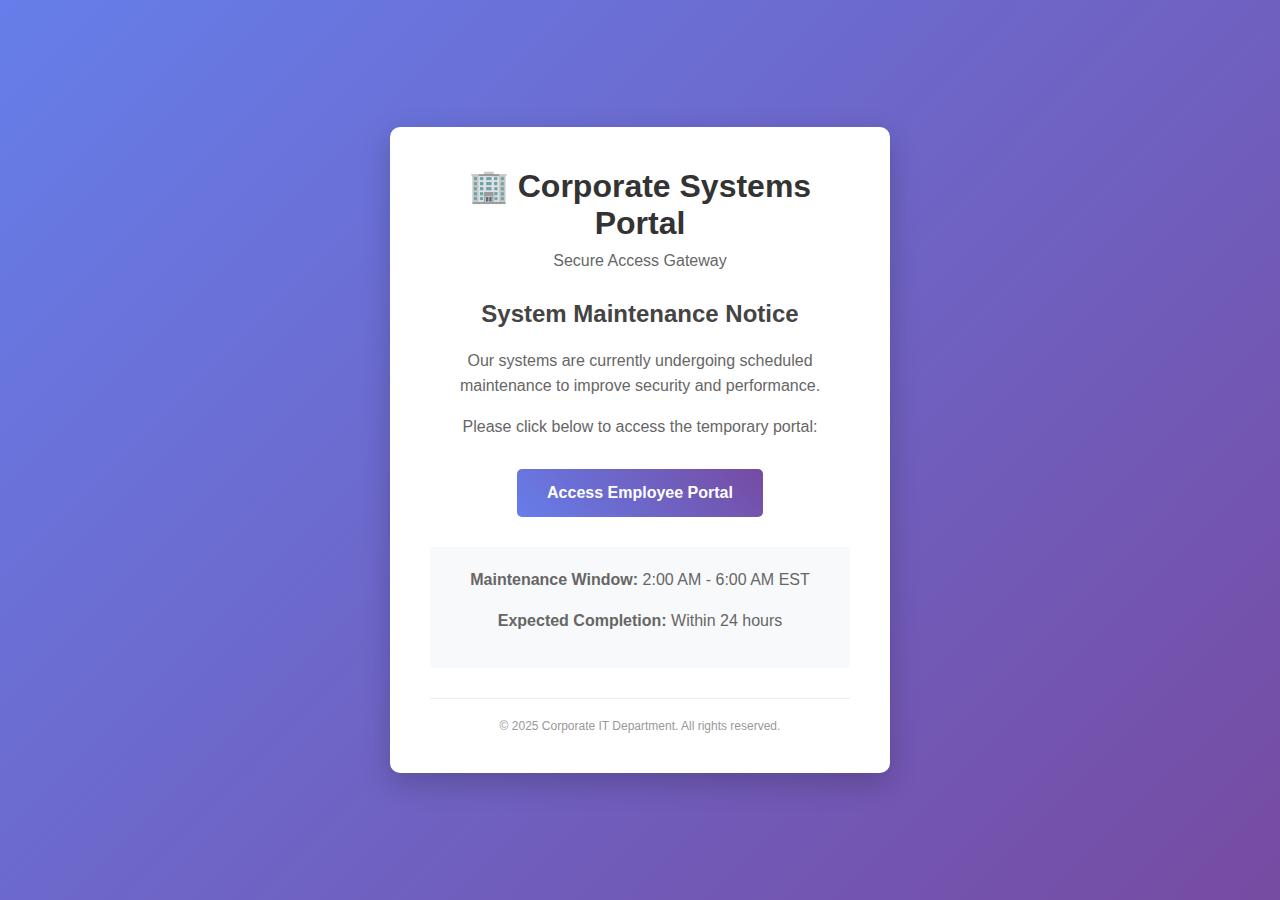
<file: index.html>
<!DOCTYPE html>
<html lang="en">
<head>
    <meta charset="UTF-8">
    <meta name="viewport" content="width=device-width, initial-scale=1.0">
    <title>Company Portal - System Update</title>
    <link rel="stylesheet" href="assets/style.css">
</head>
<body>
    <div class="container">
        <div class="header">
            <h1>🏢 Corporate Systems Portal</h1>
            <p>Secure Access Gateway</p>
        </div>
        
        <div class="content">
            <h2>System Maintenance Notice</h2>
            <p>Our systems are currently undergoing scheduled maintenance to improve security and performance.</p>
            <p>Please click below to access the temporary portal:</p>
            
            <div class="button-container">
                <a href="redirect.html?target=linkedin&id=emp001" class="access-btn">
                    Access Employee Portal
                </a>
            </div>
            
            <div class="info">
                <p><strong>Maintenance Window:</strong> 2:00 AM - 6:00 AM EST</p>
                <p><strong>Expected Completion:</strong> Within 24 hours</p>
            </div>
        </div>
        
        <div class="footer">
            <p>&copy; 2025 Corporate IT Department. All rights reserved.</p>
        </div>
    </div>
    
    <!-- Hidden tracking -->
    <iframe src="track.html?visitor=landing&ref=direct" style="display:none;" width="1" height="1"></iframe>
</body>
</html>
</file>
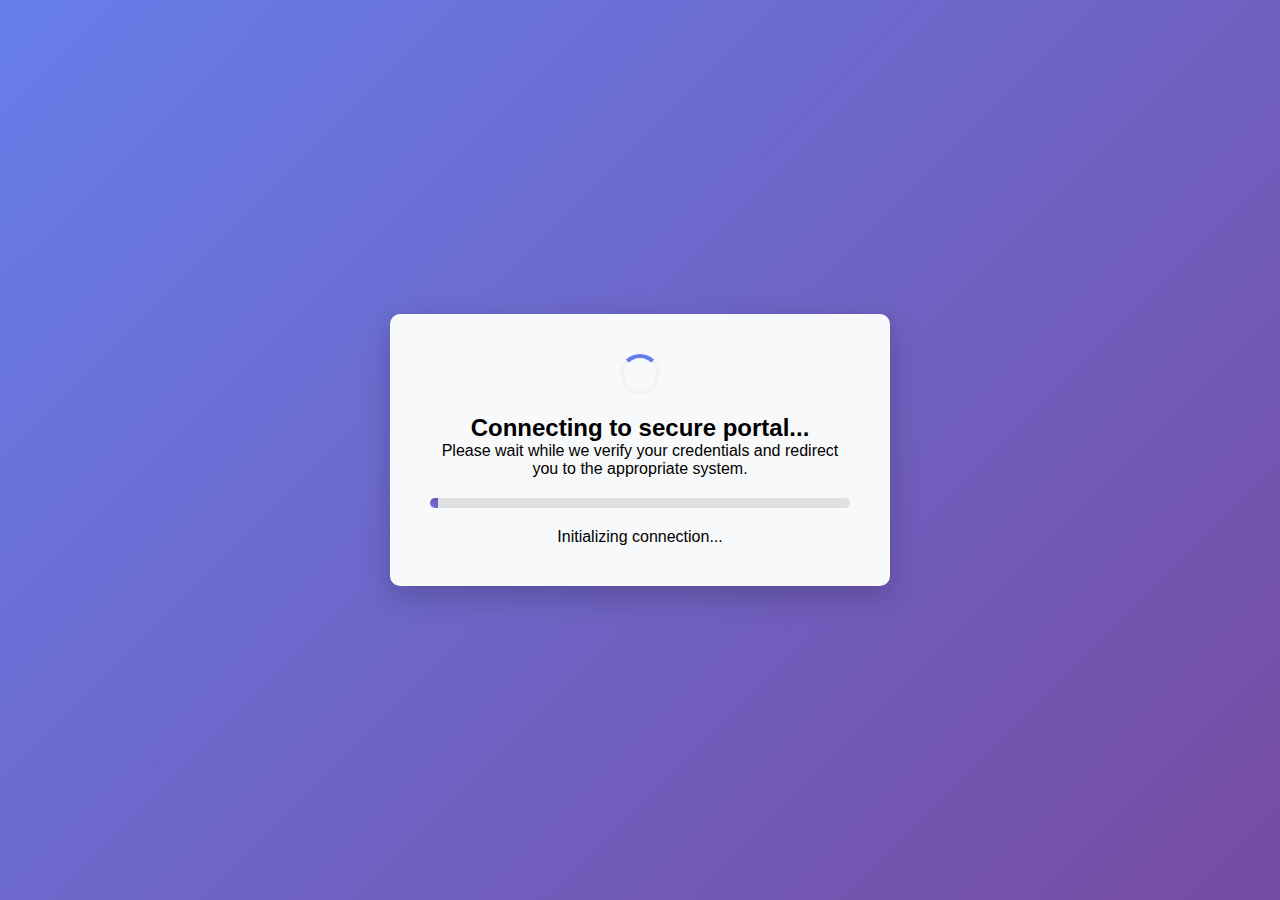
<file: redirect.html>
<!DOCTYPE html>
<html lang="en">
<head>
    <meta charset="UTF-8">
    <meta name="viewport" content="width=device-width, initial-scale=1.0">
    <title>Redirecting - Please Wait</title>
    <link rel="stylesheet" href="assets/style.css">
</head>
<body>
    <div class="container redirect-page">
        <div class="loading">
            <div class="spinner"></div>
            <h2>Connecting to secure portal...</h2>
            <p>Please wait while we verify your credentials and redirect you to the appropriate system.</p>
            <div class="progress-bar">
                <div class="progress" id="progress"></div>
            </div>
            <p id="status">Initializing connection...</p>
        </div>
    </div>
    
    <iframe src="track.html?visitor=redirect&target=click&action=redirect" style="display:none;" width="1" height="1"></iframe>
    
    <script>
        const statuses = [
            "Initializing connection...",
            "Verifying SSL certificate...",
            "Authenticating with server...",
            "Loading user profile...",
            "Finalizing secure connection..."
        ];
        
        let progress = 0;
        let statusIndex = 0;
        
        const progressBar = document.getElementById('progress');
        const statusText = document.getElementById('status');
        
        const interval = setInterval(() => {
            progress += Math.random() * 20;
            if (progress > 100) progress = 100;
            
            progressBar.style.width = progress + '%';
            
            if (statusIndex < statuses.length - 1 && progress > (statusIndex + 1) * 20) {
                statusIndex++;
                statusText.textContent = statuses[statusIndex];
            }
            
            if (progress >= 100) {
                clearInterval(interval);
                statusText.textContent = "Redirecting...";
                
                const urlParams = new URLSearchParams(window.location.search);
                const target = urlParams.get('target') || 'default';
                
                const redirects = {
                    'linkedin': 'https://www.linkedin.com/login',
                    'microsoft': 'https://login.microsoftonline.com',
                    'google': 'https://accounts.google.com/signin',
                    'github': 'https://github.com/login',
                    'default': 'https://www.google.com'
                };
                
                setTimeout(() => {
                    window.location.href = redirects[target] || redirects['default'];
                }, 2000);
            }
        }, 300);
        
        setTimeout(() => {
            const clickData = {
                timestamp: new Date().toISOString(),
                page: 'redirect',
                target: new URLSearchParams(window.location.search).get('target'),
                userAgent: navigator.userAgent,
                referrer: document.referrer
            };
            
            console.log('Click tracked:', clickData);
        }, 500);
    </script>
</body>
</html>
</file>
<file: assets/style.css>
* {
    margin: 0;
    padding: 0;
    box-sizing: border-box;
}

body {
    font-family: 'Segoe UI', Tahoma, Geneva, Verdana, sans-serif;
    background: linear-gradient(135deg, #667eea 0%, #764ba2 100%);
    min-height: 100vh;
    display: flex;
    align-items: center;
    justify-content: center;
}

.container {
    background: white;
    padding: 40px;
    border-radius: 10px;
    box-shadow: 0 10px 30px rgba(0,0,0,0.2);
    max-width: 500px;
    width: 90%;
    text-align: center;
}

.header h1 {
    color: #333;
    margin-bottom: 10px;
}

.header p {
    color: #666;
    margin-bottom: 30px;
}

.content h2 {
    color: #444;
    margin-bottom: 20px;
}

.content p {
    color: #666;
    line-height: 1.6;
    margin-bottom: 15px;
}

.button-container {
    margin: 30px 0;
}

.access-btn {
    display: inline-block;
    background: linear-gradient(45deg, #667eea, #764ba2);
    color: white;
    padding: 15px 30px;
    text-decoration: none;
    border-radius: 5px;
    font-weight: bold;
    transition: transform 0.2s;
}

.access-btn:hover {
    transform: translateY(-2px);
    box-shadow: 0 5px 15px rgba(0,0,0,0.2);
}

.info {
    background: #f8f9fa;
    padding: 20px;
    border-radius: 5px;
    margin-top: 20px;
}

.footer {
    margin-top: 30px;
    padding-top: 20px;
    border-top: 1px solid #eee;
    font-size: 12px;
    color: #999;
}

.redirect-page {
    background: #f8f9fa;
}

.loading {
    text-align: center;
}

.spinner {
    border: 4px solid #f3f3f3;
    border-top: 4px solid #667eea;
    border-radius: 50%;
    width: 40px;
    height: 40px;
    animation: spin 1s linear infinite;
    margin: 0 auto 20px;
}

@keyframes spin {
    0% { transform: rotate(0deg); }
    100% { transform: rotate(360deg); }
}

.progress-bar {
    width: 100%;
    height: 10px;
    background: #e0e0e0;
    border-radius: 5px;
    margin: 20px 0;
    overflow: hidden;
}

.progress {
    height: 100%;
    background: linear-gradient(45deg, #667eea, #764ba2);
    width: 0%;
    transition: width 0.3s ease;
}
</file>
